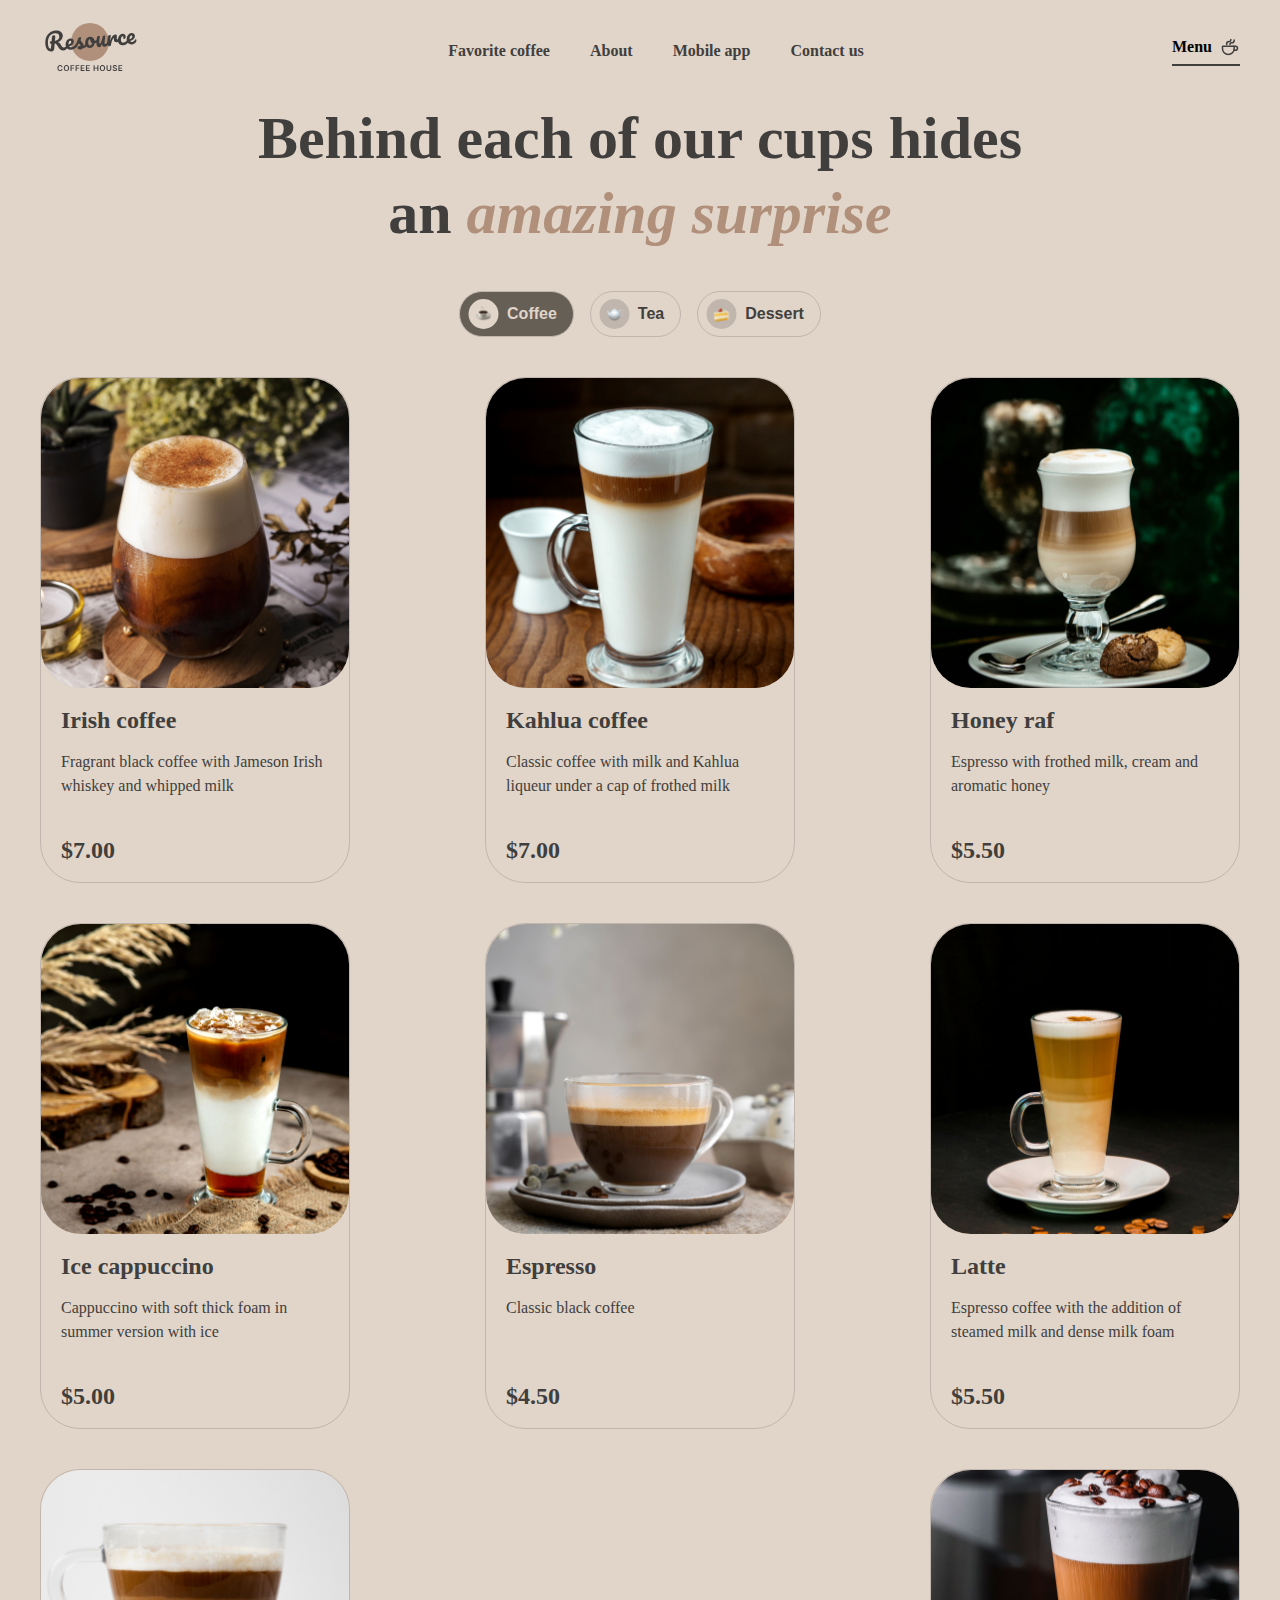
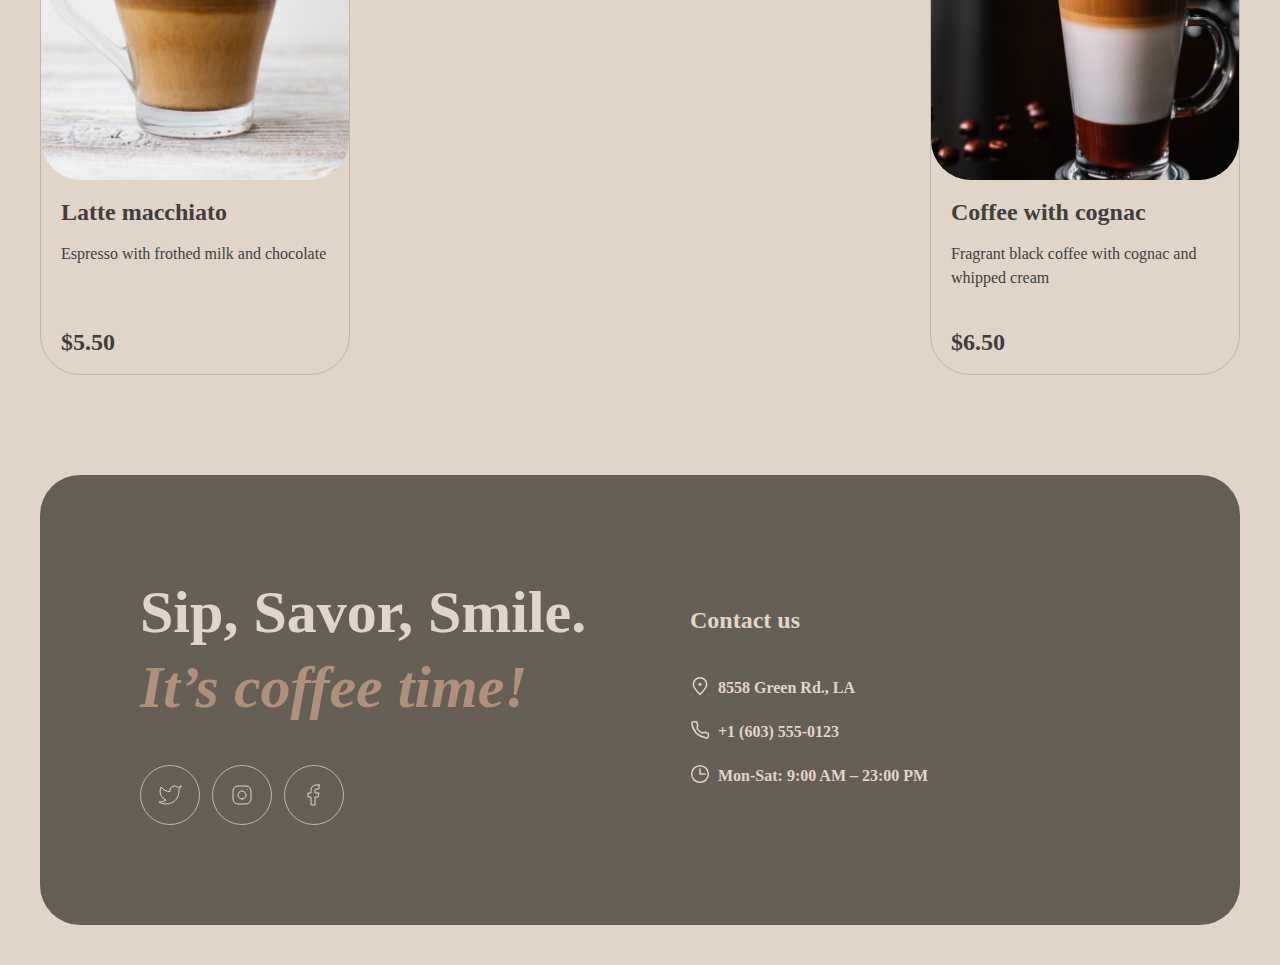
<file: main/index.html>
<!DOCTYPE html>
<html lang="en">
 <head>
    <meta charset="utf-8">
    <title>Coffee House</title>
    <meta name="viewport" content="width=device-width, initial-scale=1">
    <meta name="description" content="Coffee">
    <link rel="icon" href="img/favicon.png">
    <link rel="stylesheet" href="main.css">
    <link rel="preconnect" href="https://fonts.googleapis.com">
    <link href="https://fonts.cdnfonts.com/css/inter" rel="stylesheet">
                

 </head>
 <body>
    <div class="modal">
        <div class="pop-up">
            <div class="pop-up-img"></div>
            <div class="pop-up-description">
                <h5 class="modal-name"></h5>
                <p class="modal-description"></p>

                <div class="size-wrapper">
                    <p>Size</p>
                    <div>
                        <button class="size-btn active" disabled>
                            <span class="size vol-size">S</span>
                            <span class="vol"></span>
                        </button>
                        <button class="size-btn">
                            <span class="size vol-size">M</span>
                            <span class="vol"></span>
                        </button>
                        <button class="size-btn">
                            <span class="size vol-size">L</span>
                            <span class="vol"></span>
                        </button>
                    </div>
                 
                </div>

                <div class="additives-wrapper">
                    <p>Additives</p>
                    <div>
                        <button class="add-btn">
                            <span class="size">1</span>
                            <span class="add"></span>
                        </button>
                        <button class="add-btn">
                            <span class="size">2</span>
                            <span class="add"></span>
                        </button>
                        <button class="add-btn">
                            <span class="size">3</span>
                            <span class="add"></span>
                        </button>
                    </div>
                    
                </div>

                <div class="total-price">
                    <p>Total:</p>
                    <p class="item-price">$7.00</p>
                </div>

                <div class="message-wrapper">
                    <svg xmlns="http://www.w3.org/2000/svg" width="16" height="16" viewBox="0 0 16 16" fill="none">
                        <g clip-path="url(#clip0_268_9737)">
                          <path d="M8 7.66663V11" stroke="#403F3D" stroke-linecap="round" stroke-linejoin="round"/>
                          <path d="M8 5.00667L8.00667 4.99926" stroke="#403F3D" stroke-linecap="round" stroke-linejoin="round"/>
                          <path d="M8.00016 14.6667C11.6821 14.6667 14.6668 11.6819 14.6668 8.00004C14.6668 4.31814 11.6821 1.33337 8.00016 1.33337C4.31826 1.33337 1.3335 4.31814 1.3335 8.00004C1.3335 11.6819 4.31826 14.6667 8.00016 14.6667Z" stroke="#403F3D" stroke-linecap="round" stroke-linejoin="round"/>
                        </g>
                        <defs>
                          <clipPath id="clip0_268_9737">
                            <rect width="16" height="16" fill="white"/>
                          </clipPath>
                        </defs>
                    </svg>
                    <span class="message">The cost is not final. Download our mobile app to see the final price and place your order. Earn loyalty points and enjoy your favorite coffee with up to 20% discount.</span>
                </div>

                <button class="close-btn">Close</button>
            </div>
        </div>
    </div>
    <div class="wrapper">
        <header>
            <a class="logo>" href="../home/index.html">
                <img src="img/logo.svg" width="100" height="60" alt="logo">
            </a>
            <nav class="burger-menu">
                <a href="../home/index.html#favorite-coffee">Favorite coffee</a>
                <a href="../home/index.html#about">About</a>
                <a href="../home/index.html#mobile-app">Mobile app</a>
                <a href="#contact-us">Contact us</a>
                <a class="menu menubtn" id="mobile" href="../main/index.html">
                    <p>Menu</p>
                    <svg xmlns="http://www.w3.org/2000/svg" width="20" height="20" viewBox="0 0 20 20" fill="none">
                        <path d="M14.167 9.76667V11.6667C14.167 14.8883 11.5553 17.5 8.33366 17.5C5.112 17.5 2.50033 14.8883 2.50033 11.6667V9.76667C2.50033 9.4353 2.76896 9.16667 3.10033 9.16667H13.567C13.8984 9.16667 14.167 9.4353 14.167 9.76667Z" stroke="#403F3D" stroke-width="1.5" stroke-linecap="round" stroke-linejoin="round"/>
                        <path d="M10.0003 7.50008C10.0003 6.66675 10.5956 5.83341 11.786 5.83341V5.83341C13.101 5.83341 14.167 4.76743 14.167 3.45246V2.91675" stroke="#403F3D" stroke-width="1.5" stroke-linecap="round" stroke-linejoin="round"/>
                        <path d="M6.66634 7.5V7.08333C6.66634 5.70262 7.78563 4.58333 9.16634 4.58333V4.58333C10.0868 4.58333 10.833 3.83714 10.833 2.91667V2.5" stroke="#403F3D" stroke-width="1.5" stroke-linecap="round" stroke-linejoin="round"/>
                        <path d="M13.333 9.16675H15.4163C16.5669 9.16675 17.4997 10.0995 17.4997 11.2501C17.4997 12.4007 16.5669 13.3334 15.4163 13.3334H14.1663" stroke="#403F3D" stroke-width="1.5" stroke-linecap="round" stroke-linejoin="round"/>
                    </svg>
                </a>

            </nav>
            <div class="mobile-only burger">
                <span></span>
                <span></span>
            </div>
            <div class="menu menubtn screen-only">
                <p>Menu</p>
                <svg xmlns="http://www.w3.org/2000/svg" width="20" height="20" viewBox="0 0 20 20" fill="none">
                    <path d="M14.167 9.76667V11.6667C14.167 14.8883 11.5553 17.5 8.33366 17.5C5.112 17.5 2.50033 14.8883 2.50033 11.6667V9.76667C2.50033 9.4353 2.76896 9.16667 3.10033 9.16667H13.567C13.8984 9.16667 14.167 9.4353 14.167 9.76667Z" stroke="#403F3D" stroke-width="1.5" stroke-linecap="round" stroke-linejoin="round"/>
                    <path d="M10.0003 7.50008C10.0003 6.66675 10.5956 5.83341 11.786 5.83341V5.83341C13.101 5.83341 14.167 4.76743 14.167 3.45246V2.91675" stroke="#403F3D" stroke-width="1.5" stroke-linecap="round" stroke-linejoin="round"/>
                    <path d="M6.66634 7.5V7.08333C6.66634 5.70262 7.78563 4.58333 9.16634 4.58333V4.58333C10.0868 4.58333 10.833 3.83714 10.833 2.91667V2.5" stroke="#403F3D" stroke-width="1.5" stroke-linecap="round" stroke-linejoin="round"/>
                    <path d="M13.333 9.16675H15.4163C16.5669 9.16675 17.4997 10.0995 17.4997 11.2501C17.4997 12.4007 16.5669 13.3334 15.4163 13.3334H14.1663" stroke="#403F3D" stroke-width="1.5" stroke-linecap="round" stroke-linejoin="round"/>
                </svg>
            </div>
        </header>

        <section class="offer">
            <h1>Behind each of our cups hides an<i class="accent"> amazing surprise</i></h1>
            <div class="offer-btns">
                <button class="offer-btn active" disabled="disabled">
                    <svg width="31" height="30" viewBox="0 0 31 30" fill="none" xmlns="http://www.w3.org/2000/svg" xmlns:xlink="http://www.w3.org/1999/xlink">
                        <rect x="0.5" width="30" height="30" rx="15"/>
                        <path d="M7.5 23.12H23.5V7.12H7.5V23.12Z" fill="url(#pattern0)"/>
                        <defs>
                        <pattern id="pattern0" patternContentUnits="objectBoundingBox" width="1" height="1">
                        <use xlink:href="#image0_28358_2389" transform="scale(0.015625)"/>
                        </pattern>
                        <image id="image0_28358_2389" width="64" height="64" xlink:href="[data-uri]"/>
                        </defs>
                        </svg>
                        <span>Coffee</span>
                </button>
                <button class="offer-btn">
                    <svg width="31" height="30" viewBox="0 0 31 30" fill="none" xmlns="http://www.w3.org/2000/svg" xmlns:xlink="http://www.w3.org/1999/xlink">
                        <rect x="0.5" width="30" height="30" rx="15" />
                        <path d="M7.5 23.12H23.5V7.12H7.5V23.12Z" fill="url(#pattern1)"/>
                        <defs>
                        <pattern id="pattern1" patternContentUnits="objectBoundingBox" width="1" height="1">
                        <use xlink:href="#image0_28358_2771" transform="scale(0.015625)"/>
                        </pattern>
                        <image id="image0_28358_2771" width="64" height="64" xlink:href="[data-uri]"/>
                        </defs>
                    </svg>
                    <span>Tea</span>  
                </button>
                <button class="offer-btn">
                    <svg width="31" height="30" viewBox="0 0 31 30" fill="none" xmlns="http://www.w3.org/2000/svg" xmlns:xlink="http://www.w3.org/1999/xlink">
                        <rect x="0.5" width="30" height="30" rx="15" />
                        <path d="M7.5 23.12H23.5V7.12H7.5V23.12Z" fill="url(#pattern2)"/>
                        <defs>
                        <pattern id="pattern2" patternContentUnits="objectBoundingBox" width="1" height="1">
                        <use xlink:href="#image0_28358_2379" transform="scale(0.015625)"/>
                        </pattern>
                        <image id="image0_28358_2379" width="64" height="64" xlink:href="[data-uri]"/>
                        </defs>
                    </svg>
                    <span>Dessert</span>
                </button>
            </div>

            <div class="offer-menu"></div>
            <div class="load-container">
                <button class="load">
                    <svg xmlns="http://www.w3.org/2000/svg" width="24" height="24" viewBox="0 0 24 24" fill="none">
                        <path d="M21.8883 13.5C21.1645 18.3113 17.013 22 12 22C6.47715 22 2 17.5228 2 12C2 6.47715 6.47715 2 12 2C16.1006 2 19.6248 4.46819 21.1679 8" stroke="#403F3D" stroke-linecap="round" stroke-linejoin="round"/>
                        <path d="M17 8H21.4C21.7314 8 22 7.73137 22 7.4V3" stroke="#403F3D" stroke-linecap="round" stroke-linejoin="round"/>
                      </svg>
                </button>
            </div>
        </section>

        <footer id="contact-us">
            <div class="networks-wrapper">
                <h2>Sip, Savor, Smile. <i class="accent">It’s coffee time!</i></h2>
                <div class="networks">
                    <a href="https://twitter.com/?lang=ru" target="_blank">
                        <svg xmlns="http://www.w3.org/2000/svg" width="24" height="24" viewBox="0 0 24 24" fill="none">
                            <path d="M23 3.01006C23 3.01006 20.9821 4.20217 19.86 4.54006C19.2577 3.84757 18.4573 3.35675 17.567 3.13398C16.6767 2.91122 15.7395 2.96725 14.8821 3.29451C14.0247 3.62177 13.2884 4.20446 12.773 4.96377C12.2575 5.72309 11.9877 6.62239 12 7.54006V8.54006C10.2426 8.58562 8.50127 8.19587 6.93101 7.4055C5.36074 6.61513 4.01032 5.44869 3 4.01006C3 4.01006 -1 13.0101 8 17.0101C5.94053 18.408 3.48716 19.109 1 19.0101C10 24.0101 21 19.0101 21 7.51006C20.9991 7.23151 20.9723 6.95365 20.92 6.68006C21.9406 5.67355 23 3.01006 23 3.01006Z" stroke-linecap="round" stroke-linejoin="round"/>
                        </svg>
                    </a>
                    <a href="https://www.instagram.com/" target="_blank">
                        <svg xmlns="http://www.w3.org/2000/svg" width="24" height="24" viewBox="0 0 24 24" fill="none">
                            <path d="M12 16C14.2091 16 16 14.2091 16 12C16 9.79086 14.2091 8 12 8C9.79086 8 8 9.79086 8 12C8 14.2091 9.79086 16 12 16Z" stroke-linecap="round" stroke-linejoin="round"/>
                            <path d="M3 16V8C3 5.23858 5.23858 3 8 3H16C18.7614 3 21 5.23858 21 8V16C21 18.7614 18.7614 21 16 21H8C5.23858 21 3 18.7614 3 16Z"/>
                            <path d="M17.5 6.51L17.51 6.49889" stroke-linecap="round" stroke-linejoin="round"/>
                        </svg>
                    </a>
                    <a href="https://www.facebook.com/" target="_blank">
                        <svg xmlns="http://www.w3.org/2000/svg" width="24" height="24" viewBox="0 0 24 24" fill="none">
                            <path d="M17 2H14C12.6739 2 11.4021 2.52678 10.4645 3.46447C9.52678 4.40215 9 5.67392 9 7V10H6V14H9V22H13V14H16L17 10H13V7C13 6.73478 13.1054 6.48043 13.2929 6.29289C13.4804 6.10536 13.7348 6 14 6H17V2Z" stroke-linecap="round" stroke-linejoin="round"/>
                        </svg>
                    </a>
                </div>
            </div>
            <div>
                <h6>Contact us</h6>
                <div class="contacts-wrapper">
                    <a class="link" href="https://www.google.com/maps/place//@34.0761148,-118.2949069,13.64z/data=!4m3!1m2!2m1!1s+Green+Rd.,++LA?entry=ttu" target="_blank">
                        <svg xmlns="http://www.w3.org/2000/svg" width="20" height="20" viewBox="0 0 20 20" fill="none">
                            <path d="M16.6663 8.33329C16.6663 12.0152 9.99967 18.3333 9.99967 18.3333C9.99967 18.3333 3.33301 12.0152 3.33301 8.33329C3.33301 4.65139 6.31778 1.66663 9.99967 1.66663C13.6816 1.66663 16.6663 4.65139 16.6663 8.33329Z" stroke="#E1D4C9" stroke-width="1.5"/>
                            <path d="M10.0003 9.16667C10.4606 9.16667 10.8337 8.79357 10.8337 8.33333C10.8337 7.8731 10.4606 7.5 10.0003 7.5C9.54009 7.5 9.16699 7.8731 9.16699 8.33333C9.16699 8.79357 9.54009 9.16667 10.0003 9.16667Z" fill="#E1D4C9" stroke="#E1D4C9" stroke-width="1.5" stroke-linecap="round" stroke-linejoin="round"/>
                        </svg>
                        <p>8558 Green Rd.,  LA</p>
                    </a>
        
                    <a class="link" href="tel:+16035550123">
                        <svg xmlns="http://www.w3.org/2000/svg" width="20" height="20" viewBox="0 0 20 20" fill="none">
                            <path d="M15.0984 12.2516L11.6665 12.9166C9.34845 11.7531 7.91654 10.4166 7.08321 8.33329L7.72483 4.89154L6.51197 1.66663L3.72946 1.66663C2.60191 1.66663 1.71466 2.59958 1.90108 3.71161C2.29888 6.08454 3.37231 10.0391 6.24987 12.9166C9.27338 15.9401 13.5661 17.3318 16.1378 17.9288C17.299 18.1983 18.3332 17.2908 18.3332 16.0988L18.3332 13.4843L15.0984 12.2516Z" stroke="#E1D4C9" stroke-width="1.5" stroke-linecap="round" stroke-linejoin="round"/>
                        </svg>
                        <p>+1 (603) 555-0123</p>
                    </a>
                    <div>
                        <svg xmlns="http://www.w3.org/2000/svg" width="20" height="20" viewBox="0 0 20 20" fill="none">
                            <g clip-path="url(#clip0_217_1736)">
                            <path d="M10 5L10 10L15 10" stroke="#E1D4C9" stroke-width="1.5" stroke-linecap="round" stroke-linejoin="round"/>
                            <path d="M10.0003 18.3333C14.6027 18.3333 18.3337 14.6023 18.3337 9.99996C18.3337 5.39759 14.6027 1.66663 10.0003 1.66663C5.39795 1.66663 1.66699 5.39759 1.66699 9.99996C1.66699 14.6023 5.39795 18.3333 10.0003 18.3333Z" stroke="#E1D4C9" stroke-width="1.5" stroke-linecap="round" stroke-linejoin="round"/>
                            </g>
                            <defs>
                            <clipPath id="clip0_217_1736">
                                <rect width="20" height="20" fill="white"/>
                            </clipPath>
                            </defs>
                        </svg>
                        <p>Mon-Sat: 9:00 AM – 23:00 PM</p>
                    </div>
                </div>
            </div>
        </footer>
    </div>
    <script src="index.js" type="module"></script>
    </body>
</html>
</file>
<file: main/main.css>
* {
    box-sizing: border-box;
    margin: 0;
}

html {
    scroll-behavior: smooth;
}

body {
    background-color: #E1D4C9;
    position: relative;

    font-family: Inter;
    font-size: 16px;
    font-style: normal;
    font-weight: 600;
    line-height: 150%; /* 24px */
}

body.active {
    overflow-y: hidden;
}

a {
    text-decoration: none;
}

button {
    color: #403F3D;
}

.mobile-only {
    display: none;
}

#mobile {
    display: none;
}
nav a {
    position: relative;
    color: #403F3D;;
}

nav a::after {
    background: #403F3D;;
}

.link::after {
    background: #E1D4C9;
}

nav a::after, .link::after {
    position: absolute;
    content: '';
    left: 50%;
    bottom: -5px;
    display: block;
    width: 0;
    height: 2px;
    transform: translateX(-50%);
    transition: all 0.5s;
}

.modal {
    z-index: 10;
    width: 100vw;
    height: 100vh;

    position: fixed;
    top: 0;
    right: 0;
    opacity: 0;

    display: none;
    justify-content: center;
    align-items: center;

    background-color: rgb(0, 0, 0, 0.3);
    transition: all 0.4s;
}

.modal.active {
    display: flex;
}

.modal.active.fadeIn {
    opacity: 1;
}

.pop-up {
    width: 800px;
    height: 504px;
    padding: 16px;

    border-radius: 40px;
    background: #E1D4C9;
    color:  #403F3D;
    font-family: Inter;

    display: flex;
    justify-content: space-between;
    gap: 20px;
}

.pop-up-img {
    width: 310px;
    height: 310px;
    border-radius: 40px;

    overflow: hidden;

    display: flex;
    justify-content: center;
    align-items: center;
    flex-shrink: 0;
}

.pop-up-img img {
    width: 100%;
    display: block;
    transform: scale(1.1);
    transition: all 0.3s;
}

.pop-up-description {
    display: flex;
    flex-direction: column;
    gap: 20px;
}

.modal-name {
    font-size: 24px;
    font-style: normal;
    font-weight: 600;
    line-height: 125%; /* 30px */
}

.modal-description {
    margin-top: -10px;
}

.pop-up p {
    font-size: 16px;
    font-style: normal;
    font-weight: 400;
}

.size-wrapper div,
.additives-wrapper div {
    position: relative;
    padding-top: 8px;
    display: flex;
    gap: 8px;
    flex-wrap: wrap;
}

.size-btn, .add-btn {
    width: max-content;
    height: 46px;
    padding: 8px 16px 8px 8px;
    border-radius: 100px;
    border: 1px solid #C1B6AD;
    background: none;

    display: inline-flex;
    justify-content: center;
    align-items: center;
    gap: 6px;

    font-family: Inter;
    font-size: 16px;
    font-style: normal;
    font-weight: 600;
    line-height: 150%; /* 24px */

    transition: all 0.4s;
}

.size-btn.active,
.add-btn.active {
    background-color: #665F55;
    color: #E1D4C9;
}
.size-btn.active .size,
.add-btn.active .size {
    background-color: #E1D4C9;
    color: #403F3D;
}

.size {
    width: 30px;
    height: 30px;
    border-radius: 100px;
    background: #C1B6AD;
    padding: 3px 9px 3px 10px;

    display: flex;
    justify-content: center;
    align-items: center;

    transition: all 0.4s;
}

.total-price {
    width: 100%;
    height: 25px;

    display: flex;
    justify-content: space-between;
    align-items: end;
}

.total-price p {
    font-size: 24px;
    font-weight: 600;
}

.message-wrapper {
    width: 100%;
    padding: 15px 0;
    border-top: 1px solid  #C1B6AD;

    display: inline-flex;
    gap: 8px;
}
.message-wrapper svg {
    flex-shrink: 0;
    width: 16px;
    height: 16px;
}

.message {
    font-size: 10px;
    font-style: normal;
    font-weight: 600;
    line-height: 140%; /* 14px */
}


.wrapper {
    max-width: 1440px;
    background-color: #E1D4C9;
    margin: 0 auto;
    padding: 0 40px 40px 40px;
}

.close-btn {
    width: 100%;
    height: 44px;
    padding: 10px 78px;
    border-radius: 100px;
    border: 1px solid #665F55;
    background: none;

    display: flex;
    justify-content: center;
    align-items: center;

    text-align: center;
    font-size: 16px;
    font-weight: 600;

    transition: all 0.4s;
}

header {
    width: 100%;
    padding: 17px 0;
    display: flex;
    justify-content: space-between;
    align-items: center;
}

nav {
    display: flex;
    gap: 40px;
}

.menubtn {
    position: relative;
    padding-bottom: 5px;
    display: flex;
    gap: 8px;
    align-items: center;
    border-bottom: 2px solid #403F3D;;
}

.logo {
    cursor: pointer;;
}

 h1 {
    width: 800px; 
    margin: 0 auto;
    text-align: center;

    color: #403F3D;
}

h1 {
    font-size: 60px;
    font-style: normal;
    font-weight: 600;
    line-height: 125%; /* 75px */
}

.accent{
    color: #B0907A;
}

.offer-btns {
    padding: 40px 0;
    display: flex;
    justify-content: center;
    gap: 16px;
}

.offer-btn {
    height: 46px;
    width: auto;
    padding: 8px 16px 8px 8px;
    border-radius: 100px;
    border: 1px solid #C1B6AD;
    background: none;
    font-size: 16px;
    font-weight: 600;

    display: inline-flex;
    gap: 8px;
    align-items: center;

    transition: all 0.4s;
}

.offer-btn svg {
    fill: #C1B6AD;
    transition: all 0.4s;
}

.offer-btn.active  {
    background-color: #665F55;
    color: #E1D4C9;
}

.offer-btn.active svg{
    fill: #E1D4C9;
}

.offer-menu {
    margin-bottom: 100px;
    width: 100%;
    display: flex;
    justify-content: space-between;
    row-gap: 40px;
    flex-wrap: wrap;
}

.menu-item {
    width: 310px;
    height: 506px;
    border-radius: 40px;
    border: 1px solid #C1B6AD;


    display: flex;
    flex-direction: column;
    flex-shrink: 0;
}

.img-wrapper {
    width: 100%;
    height: 310px;
    border-radius: 40px;

    overflow: hidden;

    display: flex;
    justify-content: center;
    align-items: center;
}

.img-wrapper img {
    width: 100%;
    display: block;
    transform: scale(1.1);
    transition: all 0.3s;
}

.item-description {
    height: calc(100% - 310px);
    position: relative;
    padding: 20px;
    display: flex;
    flex-direction: column;
    gap: 18px;

    text-align: left;
    color: #403F3D;
}

h5 {
    font-size: 24px;
    font-weight: 600;
}

.item-description p {
    font-size: 16px;
    font-weight: 400;
}

.price {
    position: absolute;
    bottom: 20px;
}

.load-container {
    display: flex;
    justify-content: center;
}

.load {
    width: 60px;
    height: 60px;
    border-radius: 100px;
    border: 1px solid #665F55;
    background: none;

    display: none;
    justify-content: center;
    align-items: center;
}

.load.active {
    display: flex;
}

footer {
    padding: 100px;
    border-radius: 40px;
    background: #665F55;
    color: #E1D4C9;
    
    display: flex;
    gap: 100px;
}

footer a {
    color: #E1D4C9;
}

.networks-wrapper{
    width: calc(50% - 50px);
    display: flex;
    flex-direction: column;
    gap: 40px;
}

.networks {
    display: flex;
    gap: 12px;
}
.networks a {
    width: 60px;
    height: 60px;
    border-radius: 100px;
    border: 1px solid #C1B6AD;

    display: flex;
    justify-content: center;
    align-items: center;

    transition: all 0.5s;
}

.networks a svg {
    fill: none;
    stroke: #E1D4C9;

    transition: all 0.5s;
}
h6 {
    padding: 33px 0 44px 0;
    font-size: 24px;
}

h2 {
    font-size: 60px;
    font-style: normal;
    font-weight: 600;
    line-height: 125%; /* 75px */
}

.contacts-wrapper {
    display: flex;
    flex-direction: column;
    gap: 20px;
}

.contacts-wrapper a, .contacts-wrapper div {
    position: relative;
    display: flex;
    gap: 8px;
}

.link {
    width: max-content;
}

@media (hover: hover) {
    .size-btn:hover,
    .add-btn:hover {
    background-color: #665F55;
    color: #E1D4C9;
    }

    .size-btn:hover .size,
    .add-btn:hover .size {
    background-color: #E1D4C9;
    color: #403F3D;
    }

    .close-btn:hover {
        background-color: #665F55;
        color: #E1D4C9;
    }
    
    
    a:hover, button:not(:disabled):hover{
        cursor: pointer;
    }

    nav a:not(:last-child):hover::after, .link:hover::after {
        width: 100%;
    }
    
    .offer-btn:hover{
        background-color: #665F55;
        color: #E1D4C9;
    }
    
    .offer-btn:hover svg{
        fill: #E1D4C9;
    }

    .menu-item:hover .img-wrapper img {
        transform: scale(1);
    }
    
    .networks a:hover {
        background-color: #E1D4C9;
    }
    
    .networks a:hover svg {
        stroke: #403F3D;
    }
}


@media screen and (width < 1250px) {
    .wrapper {
        width: 100%;
        padding: 0 40px;
    }

    h1 {
        width: 100%;
        margin: 0;
    }

    footer {
        padding: 100px 60px;
        margin: 36px 0;
        flex-direction: column;
        gap: 70px;
    }

    .networks-wrapper {
        width: 100%;
        gap: 38px;
    }

    .contacts-wrapper {
        width: 100%;
    }
    
}

@media screen and (width < 842px) {
    .pop-up {
        width: 688px;
        height: 636px;
    }
    
}
@media screen and (width < 769px) {
    body {
        overflow-x: hidden;
    }
 
    .mobile-only {
        display: flex;
        padding-top: 40px;
    }

    .screen-only {
        display: none;
    }

    #mobile {
        margin-top: 36px;

        display: flex;
        gap: 16px;
    }

    #mobile svg {
        width: 40px;
        height: 40px;
    }

    .burger {
        width: 44px;
        height: 44px;
        border-radius: 100px;
        border: 1px solid #665F55;

        position: relative;

        display: flex;
        justify-content: center;
        align-items: center;
    }

    .burger span {
        width: 16px;
        height: 1px;
        position: absolute;
        top: calc(50% - 4px);
        left: 50%;

        background-color: #403F3D;
        border-radius: 0.5px;
        transform: translate(-50%, -50%);
        transition: all 0.4s;
    }

    .burger span:nth-of-type(2) {
        top: calc(50% + 4px);
    }

    .burger.active * {
        transition: all 0.4s;
    }

    .burger.active span {
        top: 50%;
        transform: translate(-50%, 0%) rotate(45deg);  
    }

    .burger.active span:nth-of-type(2) {
        top: 50%;
        transform: translate(-50%, 0%) rotate(-45deg); 
    }

    nav {
        width: 100%;
        height: calc(100vh - 80px);
        flex-direction: column;
        align-items: center;
        gap: 75px;

        background-color: #E1D4C9;
        font-size: 32px;
    }

    .burger-menu {
        opacity: 0;
        z-index: 10;
        position: fixed;
        top: 100px;
        right: 0;
        padding: 70px 60px 16px 60px;

        transform: translateX(100%);
        transition: all 0.5s;
    }

    .burger-menu.active {
        opacity: 1;
        transform: translateX(0);
    }

    .offer-menu {
        padding: 0 14px;
        margin-bottom: 40px;
    }

    .load-container {
        margin-bottom: 100px;
    }
}

@media  screen and (width < 746px) {

    .pop-up {
        width: 342px;
        height: 626px;
    }
    .pop-up-img {
        display: none;
    }
    .wrapper {
        padding: 0 16px;
    }
    h1, h2{
        font-size: 32px;
    }
    .offer-btns {
        gap: 8px;
    }
    .offer-menu {
        justify-content: center;
    }

    footer {
        padding: 60px 16px;
        gap: 13px;
    }
    
}
</file>
